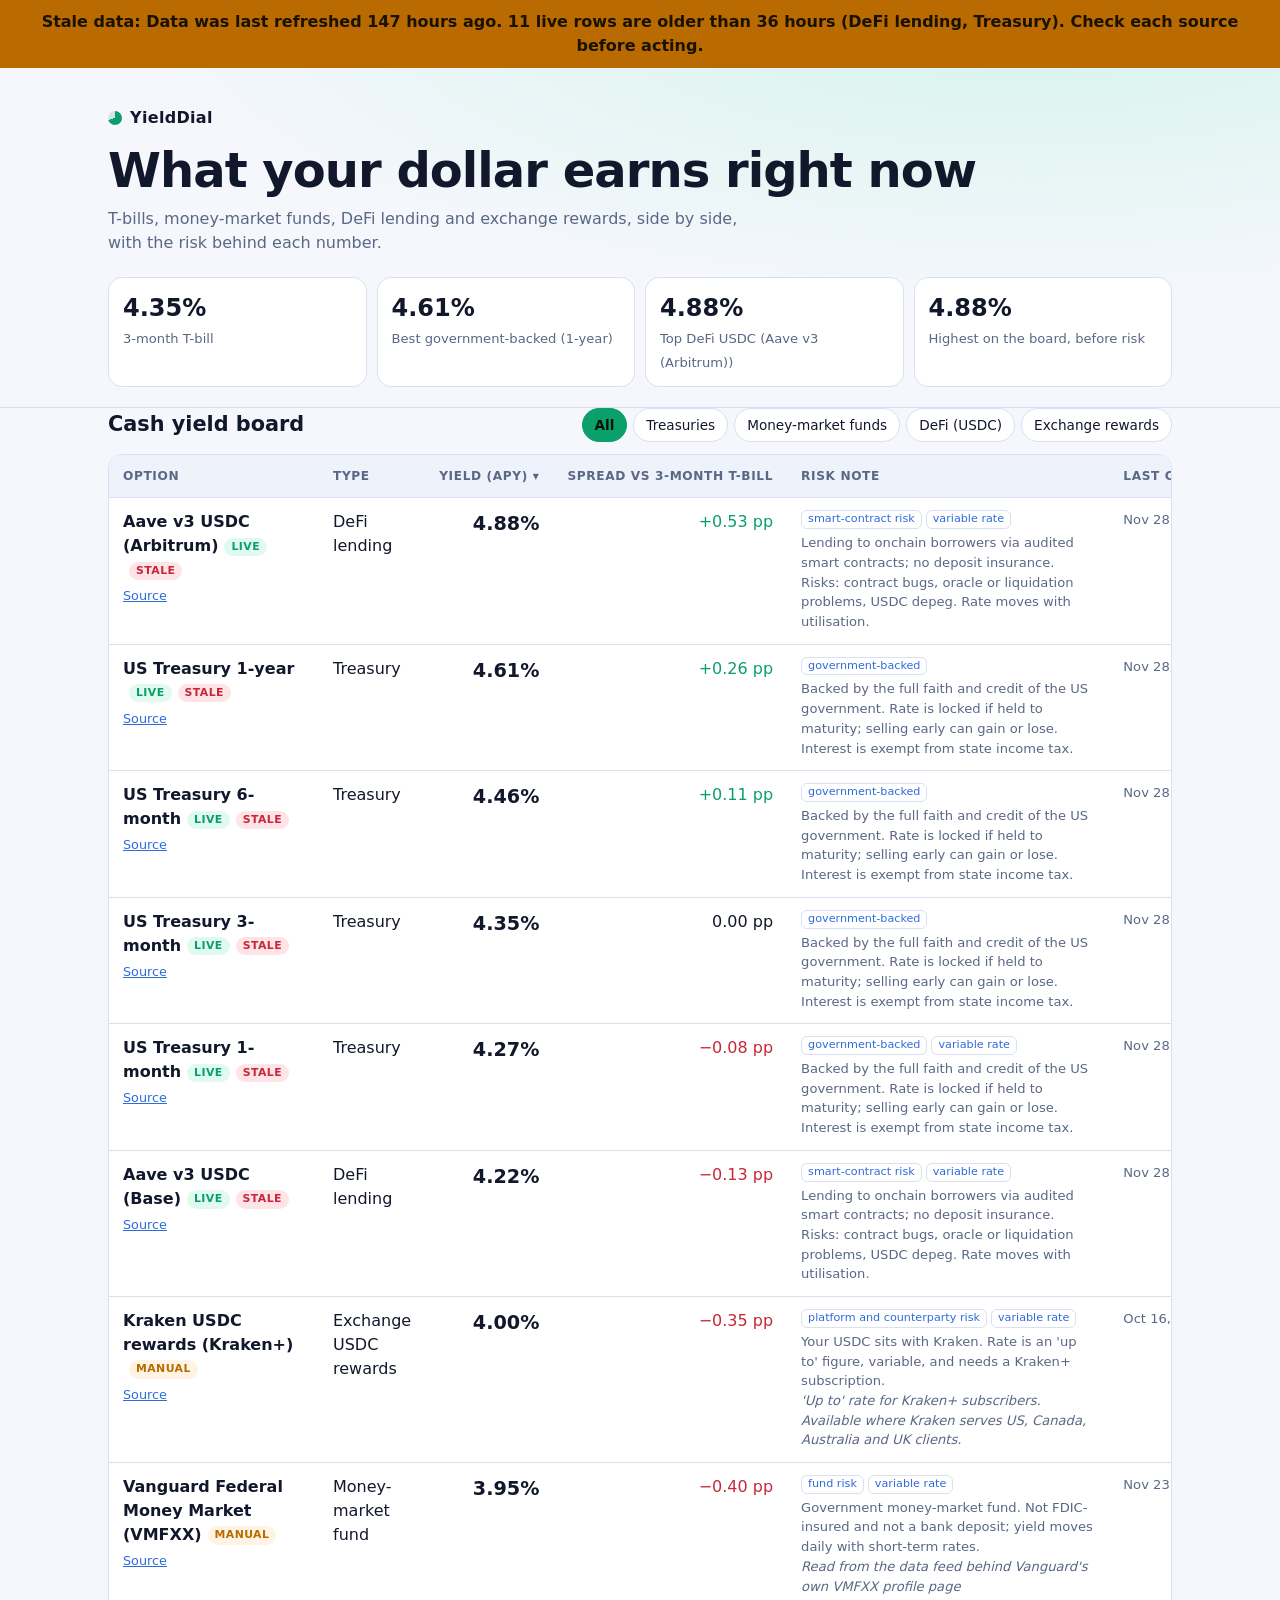
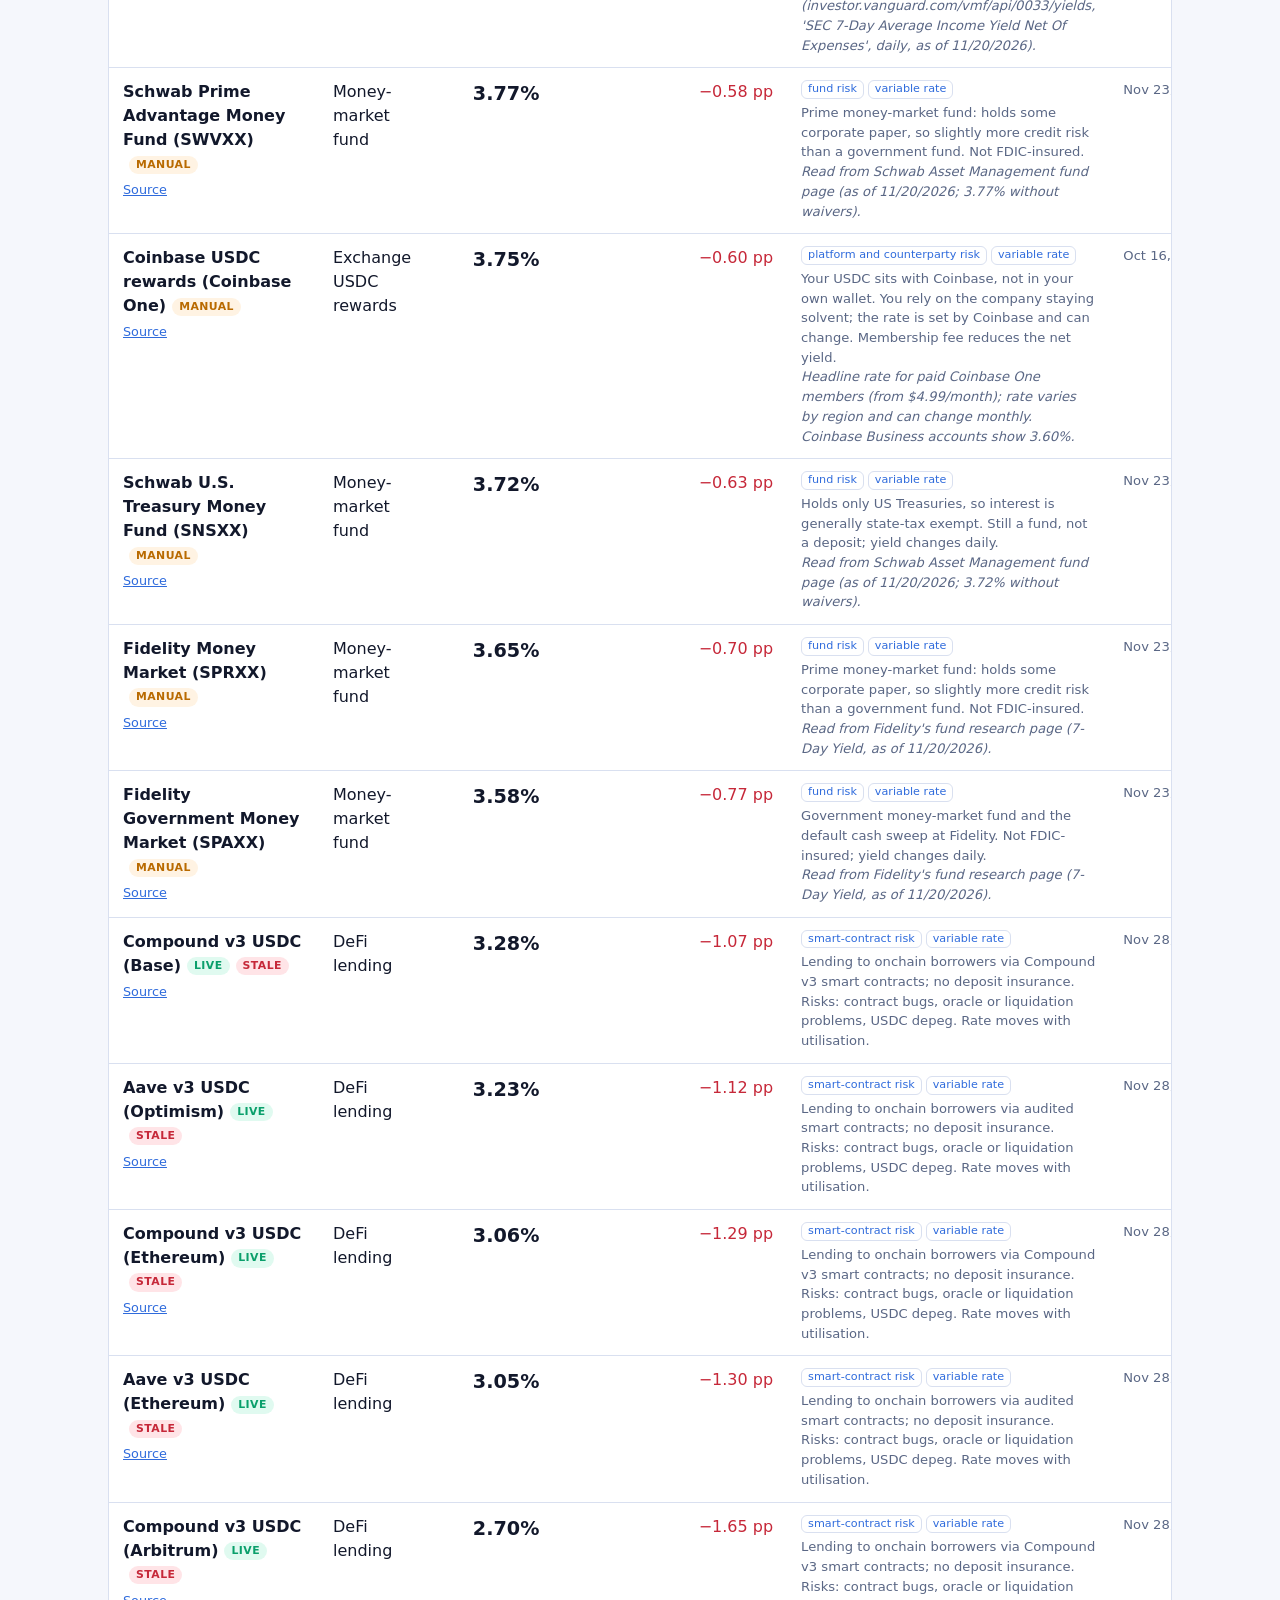
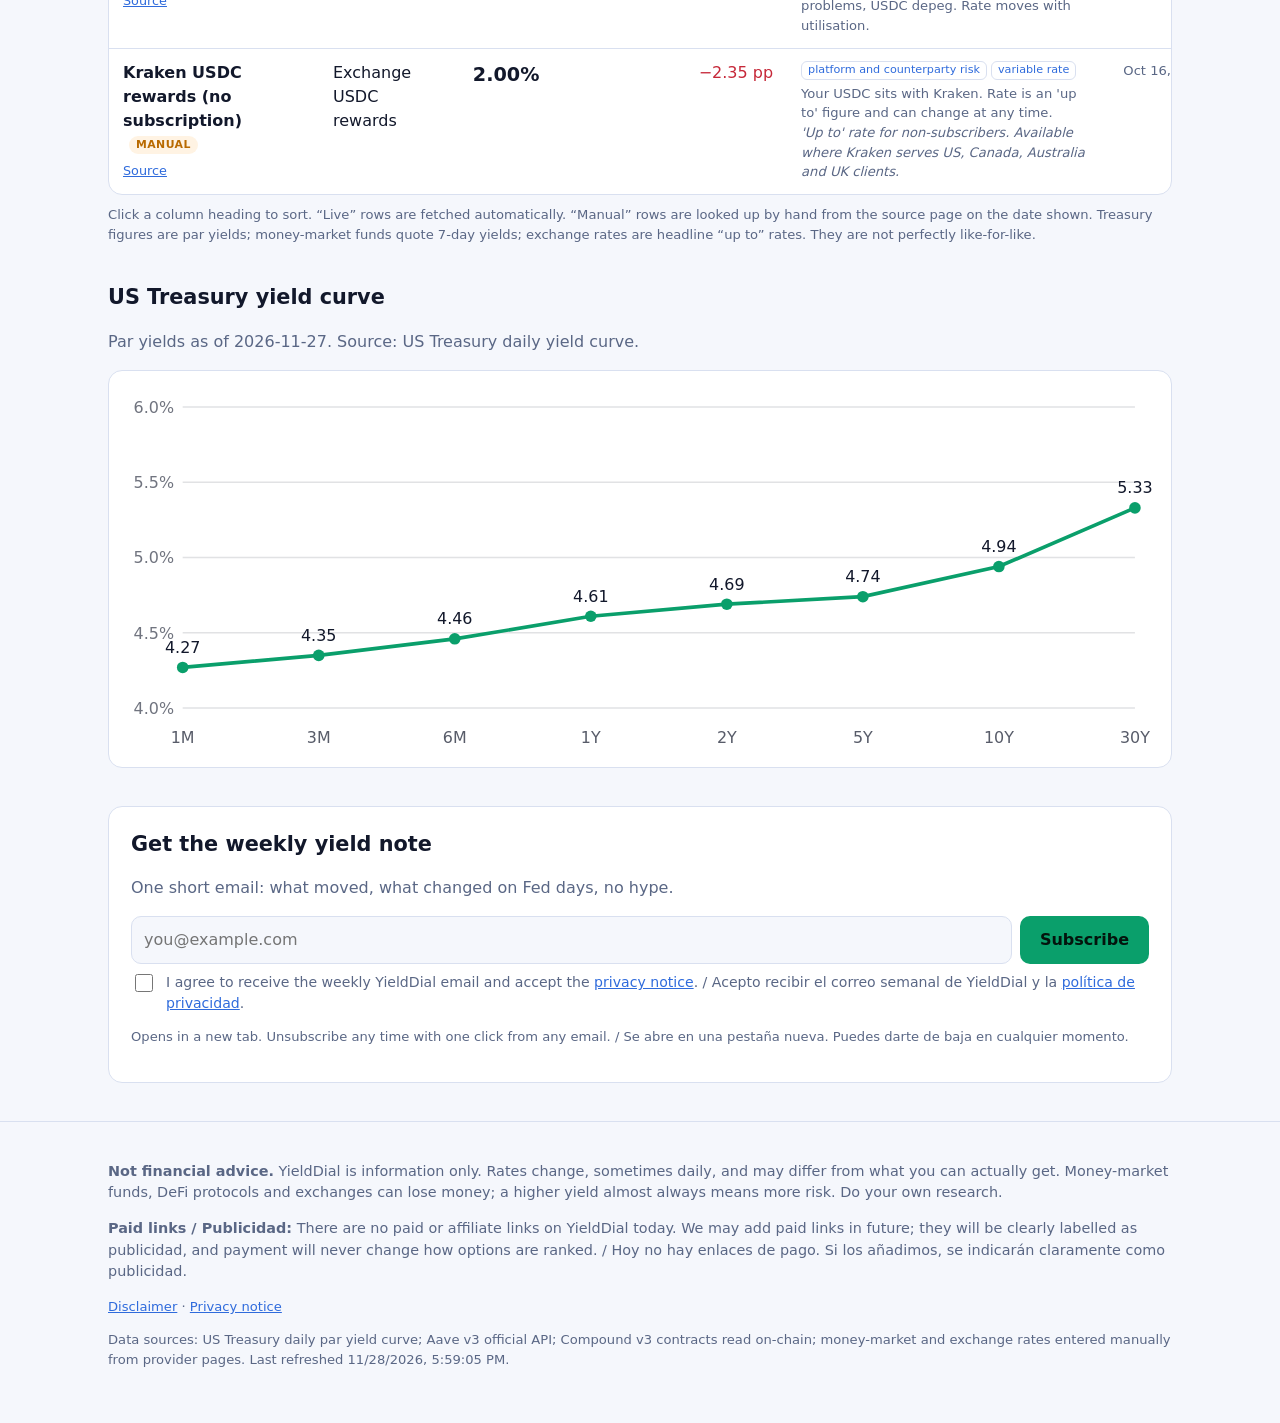
<file: index.html>
<!doctype html>
<html lang="en">
<head>
  <meta charset="utf-8">
  <meta name="viewport" content="width=device-width, initial-scale=1">
  <title>YieldDial: what your dollar earns right now</title>
  <meta name="description" content="Compare cash yields side by side: US T-bills, money-market funds, Aave and Compound USDC, and exchange USDC rewards, with the risk behind each.">
  <link rel="stylesheet" href="styles.css">
</head>
<body>
  <div id="stale-banner" class="banner" role="alert" hidden></div>

  <header class="hero">
    <div class="wrap">
      <p class="brand"><span class="dot" aria-hidden="true"></span>YieldDial</p>
      <h1>What your dollar earns right now</h1>
      <p class="sub">T-bills, money-market funds, DeFi lending and exchange rewards, side by side, with the risk behind each number.</p>
      <div class="stats" id="stats" aria-live="polite"></div>
    </div>
  </header>

  <main class="wrap">
    <section aria-labelledby="table-h">
      <div class="section-head">
        <h2 id="table-h">Cash yield board</h2>
        <div class="chips" id="filters" role="group" aria-label="Filter by type"></div>
      </div>
      <div class="table-wrap">
        <table id="rates">
          <thead>
            <tr>
              <th data-sort="name" scope="col">Option</th>
              <th data-sort="type" scope="col">Type</th>
              <th data-sort="apy" scope="col" class="num sorted" aria-sort="descending">Yield (APY)</th>
              <th data-sort="spread_vs_3m" scope="col" class="num">Spread vs 3-month T-bill</th>
              <th scope="col">Risk note</th>
              <th data-sort="last_checked" scope="col">Last checked</th>
            </tr>
          </thead>
          <tbody id="tbody"><tr><td colspan="6" class="loading">Loading rates…</td></tr></tbody>
        </table>
      </div>
      <p class="fineprint">Click a column heading to sort. “Live” rows are fetched automatically. “Manual” rows are looked up by hand from the source page on the date shown. Treasury figures are par yields; money-market funds quote 7-day yields; exchange rates are headline “up to” rates. They are not perfectly like-for-like.</p>
    </section>

    <section class="curve" aria-labelledby="curve-h">
      <h2 id="curve-h">US Treasury yield curve</h2>
      <p class="muted" id="curve-sub"></p>
      <div id="curve-chart" role="img" aria-label="Line chart of US Treasury yields by maturity"></div>
    </section>

    <section class="signup" aria-labelledby="nl-h">
      <h2 id="nl-h">Get the weekly yield note</h2>
      <p class="muted">One short email: what moved, what changed on Fed days, no hype.</p>
      <form id="nl-form" action="https://buttondown.com/api/emails/embed-subscribe/yielddial" method="post" target="_blank" rel="noopener">
        <label class="sr-only" for="nl-email">Email address</label>
        <input id="nl-email" type="email" name="email" placeholder="you@example.com" autocomplete="email" required>
        <input type="hidden" value="1" name="embed">
        <button type="submit">Subscribe</button>
        <label class="consent" for="nl-consent">
          <input id="nl-consent" type="checkbox" name="consent" value="yes" required>
          <span>I agree to receive the weekly YieldDial email and accept the <a href="privacy.html">privacy notice</a>. / Acepto recibir el correo semanal de YieldDial y la <a href="privacy.html">política de privacidad</a>.</span>
        </label>
      </form>
      <p class="muted small">Opens in a new tab. Unsubscribe any time with one click from any email. / Se abre en una pestaña nueva. Puedes darte de baja en cualquier momento.</p>
          </section>
  </main>

  <footer>
    <div class="wrap">
      <p><strong>Not financial advice.</strong> YieldDial is information only. Rates change, sometimes daily, and may differ from what you can actually get. Money-market funds, DeFi protocols and exchanges can lose money; a higher yield almost always means more risk. Do your own research.</p>
      <p><strong>Paid links / Publicidad:</strong> There are no paid or affiliate links on YieldDial today. We may add paid links in future; they will be clearly labelled as publicidad, and payment will never change how options are ranked. / Hoy no hay enlaces de pago. Si los añadimos, se indicarán claramente como publicidad.</p>
      <p class="small"><a href="disclaimer.html">Disclaimer</a> · <a href="privacy.html">Privacy notice</a></p>
      <p class="small">Data sources: US Treasury daily par yield curve; Aave v3 official API; Compound v3 contracts read on-chain; money-market and exchange rates entered manually from provider pages. <span id="gen"></span></p>
    </div>
  </footer>
  <script src="app.js"></script>
</body>
</html>
</file>
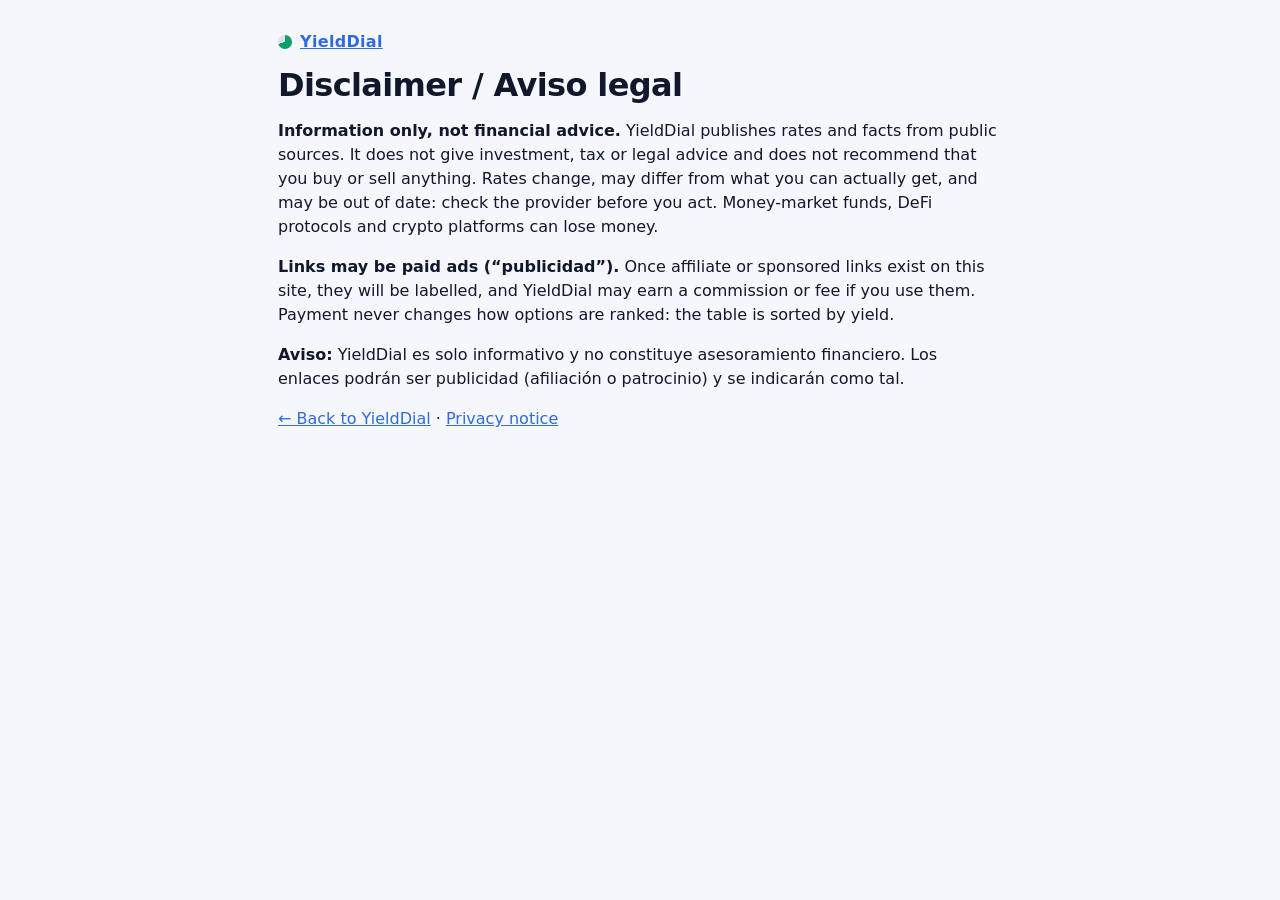
<file: disclaimer.html>
<!doctype html>
<html lang="en">
<head>
  <meta charset="utf-8">
  <meta name="viewport" content="width=device-width, initial-scale=1">
  <title>Disclaimer · YieldDial</title>
  <meta name="robots" content="noindex,follow">
  <link rel="stylesheet" href="styles.css">
</head>
<body>
  <main class="wrap doc">
    <p class="brand"><span class="dot" aria-hidden="true"></span><a href="./">YieldDial</a></p>
    <h1>Disclaimer / Aviso legal</h1>
    <p><strong>Information only, not financial advice.</strong> YieldDial publishes rates and facts from public sources. It does not give investment, tax or legal advice and does not recommend that you buy or sell anything. Rates change, may differ from what you can actually get, and may be out of date: check the provider before you act. Money-market funds, DeFi protocols and crypto platforms can lose money.</p>
    <p><strong>Links may be paid ads (“publicidad”).</strong> Once affiliate or sponsored links exist on this site, they will be labelled, and YieldDial may earn a commission or fee if you use them. Payment never changes how options are ranked: the table is sorted by yield.</p>
    <p><strong>Aviso:</strong> YieldDial es solo informativo y no constituye asesoramiento financiero. Los enlaces podrán ser publicidad (afiliación o patrocinio) y se indicarán como tal.</p>
    <p><a href="./">← Back to YieldDial</a> · <a href="privacy.html">Privacy notice</a></p>
  </main>
</body>
</html>
</file>
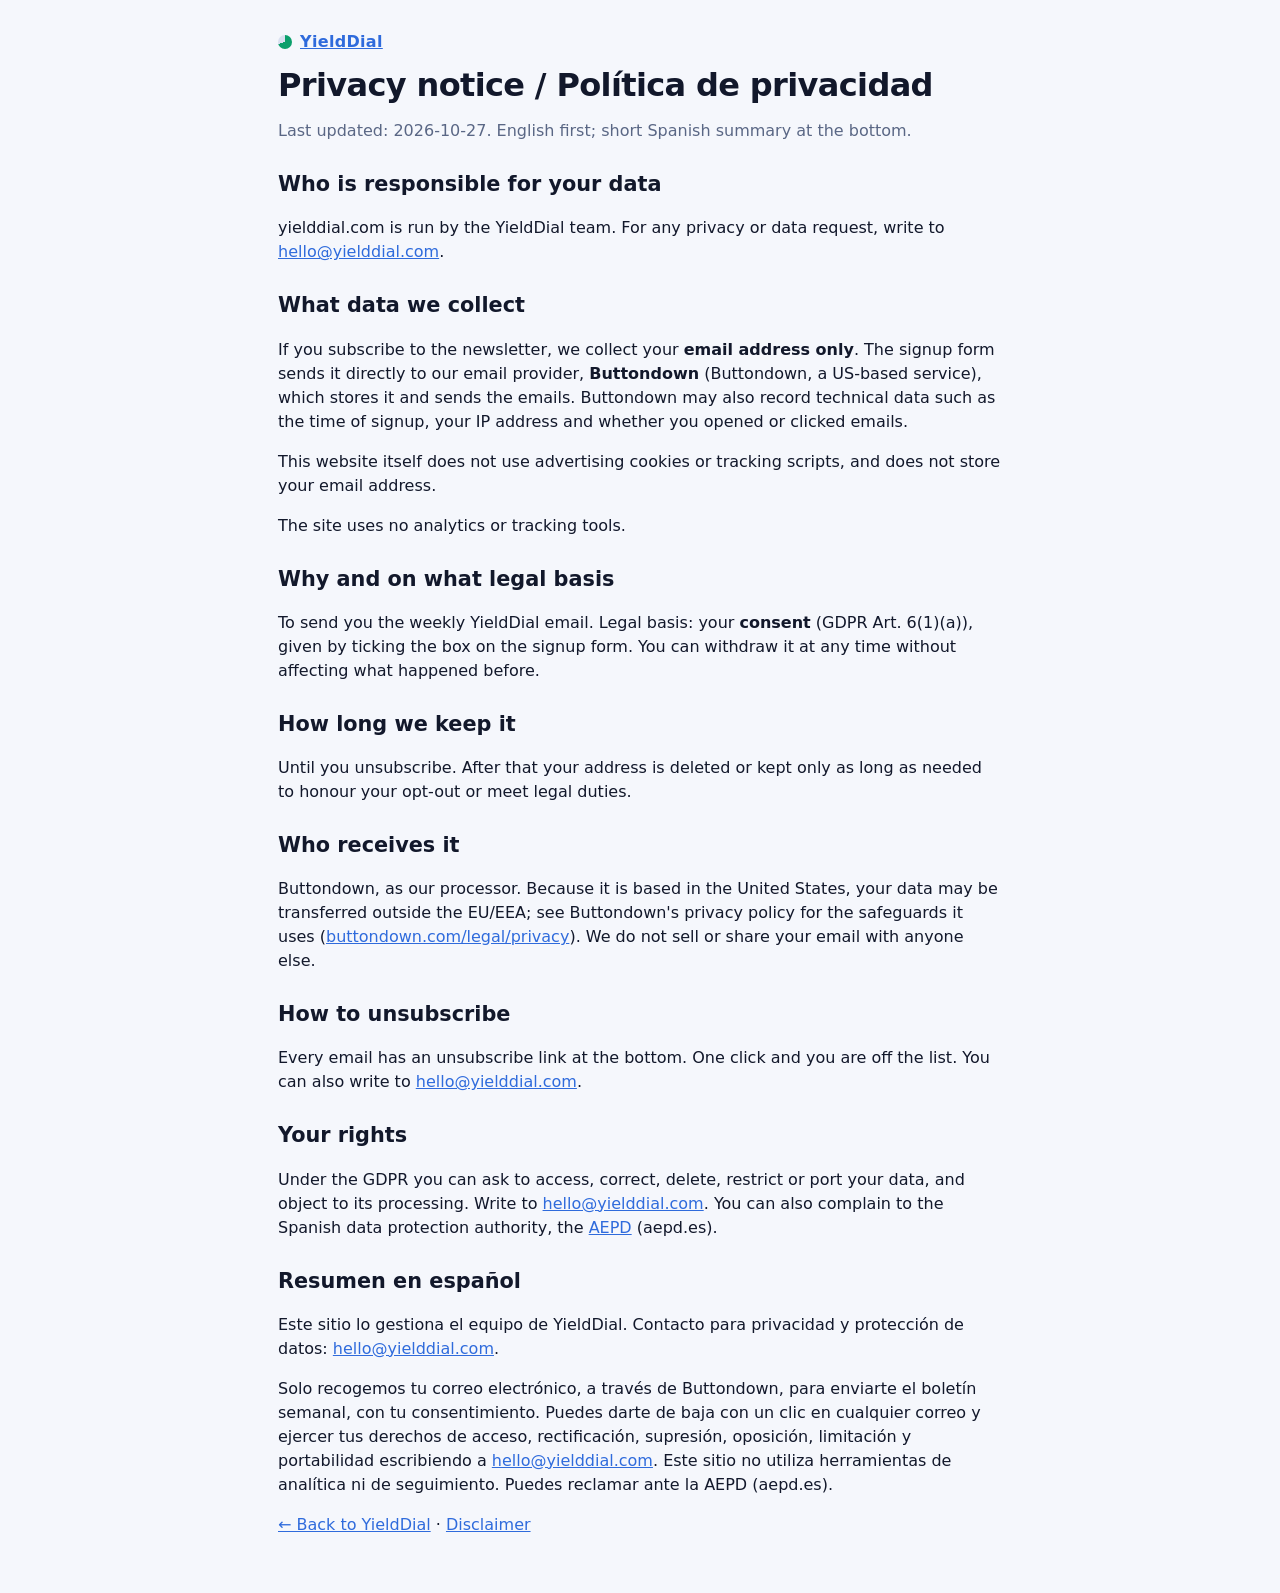
<file: privacy.html>
<!doctype html>
<html lang="en">
<head>
  <meta charset="utf-8">
  <meta name="viewport" content="width=device-width, initial-scale=1">
  <title>Privacy notice · YieldDial</title>
  <meta name="robots" content="noindex,follow">
  <link rel="stylesheet" href="styles.css">
</head>
<body>
  <main class="wrap doc">
    <p class="brand"><span class="dot" aria-hidden="true"></span><a href="./">YieldDial</a></p>
    <h1>Privacy notice / Política de privacidad</h1>
    <p class="muted">Last updated: 2026-10-27. English first; short Spanish summary at the bottom.</p>

    <h2>Who is responsible for your data</h2>
    <p>yielddial.com is run by the YieldDial team. For any privacy or data request, write to <a href="mailto:hello@yielddial.com">hello@yielddial.com</a>.</p>

    <h2>What data we collect</h2>
    <p>If you subscribe to the newsletter, we collect your <strong>email address only</strong>. The signup form sends it directly to our email provider, <strong>Buttondown</strong> (Buttondown, a US-based service), which stores it and sends the emails. Buttondown may also record technical data such as the time of signup, your IP address and whether you opened or clicked emails.</p>
    <p>This website itself does not use advertising cookies or tracking scripts, and does not store your email address.</p>
    <p>The site uses no analytics or tracking tools.</p>

    <h2>Why and on what legal basis</h2>
    <p>To send you the weekly YieldDial email. Legal basis: your <strong>consent</strong> (GDPR Art. 6(1)(a)), given by ticking the box on the signup form. You can withdraw it at any time without affecting what happened before.</p>

    <h2>How long we keep it</h2>
    <p>Until you unsubscribe. After that your address is deleted or kept only as long as needed to honour your opt-out or meet legal duties.</p>

    <h2>Who receives it</h2>
    <p>Buttondown, as our processor. Because it is based in the United States, your data may be transferred outside the EU/EEA; see Buttondown's privacy policy for the safeguards it uses (<a href="https://buttondown.com/legal/privacy" rel="noopener">buttondown.com/legal/privacy</a>). We do not sell or share your email with anyone else.</p>

    <h2>How to unsubscribe</h2>
    <p>Every email has an unsubscribe link at the bottom. One click and you are off the list. You can also write to <a href="mailto:hello@yielddial.com">hello@yielddial.com</a>.</p>

    <h2>Your rights</h2>
    <p>Under the GDPR you can ask to access, correct, delete, restrict or port your data, and object to its processing. Write to <a href="mailto:hello@yielddial.com">hello@yielddial.com</a>. You can also complain to the Spanish data protection authority, the <a href="https://www.aepd.es" rel="noopener">AEPD</a> (aepd.es).</p>

    <h2>Resumen en español</h2>
    <p>Este sitio lo gestiona el equipo de YieldDial. Contacto para privacidad y protección de datos: <a href="mailto:hello@yielddial.com">hello@yielddial.com</a>.</p>
    <p>Solo recogemos tu correo electrónico, a través de Buttondown, para enviarte el boletín semanal, con tu consentimiento. Puedes darte de baja con un clic en cualquier correo y ejercer tus derechos de acceso, rectificación, supresión, oposición, limitación y portabilidad escribiendo a <a href="mailto:hello@yielddial.com">hello@yielddial.com</a>. Este sitio no utiliza herramientas de analítica ni de seguimiento. Puedes reclamar ante la AEPD (aepd.es).</p>

    <p><a href="./">← Back to YieldDial</a> · <a href="disclaimer.html">Disclaimer</a></p>
  </main>
</body>
</html>
</file>
<file: styles.css>
:root{--bg:#0b1020;--panel:#121a30;--panel2:#18223d;--line:#26335a;--text:#e8edf9;--muted:#9aa7c7;--accent:#3ee0a0;--accent2:#6ea8ff;--warn:#ffb454;--bad:#ff6b7a;--radius:14px}
@media (prefers-color-scheme:light){:root{--bg:#f5f7fc;--panel:#fff;--panel2:#eef2fb;--line:#d9e0f0;--text:#12182b;--muted:#5a6785;--accent:#0a9f6b;--accent2:#2f6bdc;--warn:#b96a00;--bad:#c62839}}
*{box-sizing:border-box}
html{-webkit-text-size-adjust:100%}
body{margin:0;background:var(--bg);color:var(--text);font:16px/1.5 system-ui,-apple-system,"Segoe UI",Roboto,sans-serif}
.wrap{max-width:1100px;margin:0 auto;padding:0 18px}
.sr-only{position:absolute;width:1px;height:1px;overflow:hidden;clip:rect(0 0 0 0)}
.banner{background:var(--warn);color:#1a1200;padding:10px 18px;text-align:center;font-weight:600}
.hero{padding:38px 0 20px;border-bottom:1px solid var(--line);background:radial-gradient(900px 300px at 80% -20%,rgba(62,224,160,.18),transparent)}
.brand{display:flex;align-items:center;gap:8px;font-weight:800;letter-spacing:.02em;margin:0 0 14px}
.dot{width:14px;height:14px;border-radius:50%;background:conic-gradient(var(--accent) 0 70%,var(--line) 0)}
h1{font-size:clamp(1.9rem,5vw,3rem);line-height:1.1;margin:0 0 10px;letter-spacing:-.02em}
h2{font-size:1.3rem;margin:0}
.sub{color:var(--muted);max-width:640px;margin:0 0 22px}
.stats{display:grid;grid-template-columns:repeat(auto-fit,minmax(150px,1fr));gap:10px}
.stat{background:var(--panel);border:1px solid var(--line);border-radius:var(--radius);padding:12px 14px}
.stat b{display:block;font-size:1.5rem;font-variant-numeric:tabular-nums}
.stat span{color:var(--muted);font-size:.82rem}
main{padding-top:26px}
section{margin-bottom:38px}
.section-head{display:flex;flex-wrap:wrap;gap:12px;align-items:center;justify-content:space-between;margin-bottom:12px}
.chips{display:flex;flex-wrap:wrap;gap:6px}
.chip{border:1px solid var(--line);background:var(--panel);color:var(--text);padding:6px 12px;border-radius:99px;font:inherit;font-size:.85rem;cursor:pointer}
.chip[aria-pressed=true]{background:var(--accent);color:#04140d;border-color:var(--accent);font-weight:700}
.table-wrap{background:var(--panel);border:1px solid var(--line);border-radius:var(--radius);overflow:hidden}
table{width:100%;border-collapse:collapse}
th,td{padding:12px 14px;text-align:left;vertical-align:top;border-bottom:1px solid var(--line)}
th{font-size:.76rem;text-transform:uppercase;letter-spacing:.05em;color:var(--muted);background:var(--panel2);user-select:none;white-space:nowrap}
th[data-sort]{cursor:pointer}
th.sorted::after{content:" ▾"}th.sorted.asc::after{content:" ▴"}
tr:last-child td{border-bottom:0}
.num{text-align:right;font-variant-numeric:tabular-nums;white-space:nowrap}
td.apy{font-size:1.2rem;font-weight:800}
.name{font-weight:650}
.badge{display:inline-block;font-size:.68rem;font-weight:700;padding:1px 7px;border-radius:99px;margin-left:6px;vertical-align:middle;text-transform:uppercase;letter-spacing:.04em}
.badge.live{background:rgba(62,224,160,.16);color:var(--accent)}
.badge.manual{background:rgba(255,180,84,.16);color:var(--warn)}
.badge.stale{background:rgba(255,107,122,.18);color:var(--bad)}
.pos{color:var(--accent)}.neg{color:var(--bad)}
.tags{display:flex;flex-wrap:wrap;gap:4px;margin-bottom:4px}
.tag{font-size:.7rem;border:1px solid var(--line);border-radius:6px;padding:0 6px;color:var(--accent2)}
.risk{font-size:.82rem;color:var(--muted);max-width:380px}
td.rsk{min-width:300px}
.links{font-size:.8rem;margin-top:4px}
a{color:var(--accent2)}
.sm{font-size:.82rem;color:var(--muted);white-space:nowrap}
.fineprint,.muted{color:var(--muted)}
.fineprint{font-size:.82rem;margin-top:10px}
.small{font-size:.82rem}
.loading{text-align:center;color:var(--muted);padding:30px}
#curve-chart{background:var(--panel);border:1px solid var(--line);border-radius:var(--radius);padding:10px}
#curve-chart svg{width:100%;height:auto;display:block}
.signup{background:var(--panel);border:1px solid var(--line);border-radius:var(--radius);padding:22px}
.signup form{display:flex;gap:8px;flex-wrap:wrap;margin:12px 0 6px}
.signup input{flex:1 1 220px;padding:11px 12px;border-radius:10px;border:1px solid var(--line);background:var(--bg);color:var(--text);font:inherit}
.signup button{padding:11px 20px;border:0;border-radius:10px;background:var(--accent);color:#04140d;font:inherit;font-weight:700;cursor:pointer}
 .signup .consent{flex:1 1 100%;display:flex;gap:10px;align-items:flex-start;font-size:.88rem;color:var(--muted);cursor:pointer}
.signup .consent input{flex:0 0 auto;width:18px;height:18px;margin-top:2px;padding:0;accent-color:var(--accent)}
.signup .consent a,footer a{color:var(--accent2)}
.doc{max-width:760px;padding-top:30px;padding-bottom:40px}
.doc h1{font-size:2rem}.doc h2{margin:26px 0 6px}.doc a{color:var(--accent2)}
footer{border-top:1px solid var(--line);padding:24px 0 40px;color:var(--muted);font-size:.9rem}
@media (max-width:760px){
  thead{display:none}
  table,tbody,tr,td{display:block;width:100%}
  tr{padding:12px 14px;border-bottom:1px solid var(--line);display:grid;grid-template-columns:1fr auto;gap:2px 10px}
  td{padding:0;border:0}
  td.opt{grid-column:1/2;grid-row:1}
  td.apy{grid-column:2/3;grid-row:1;text-align:right}
  td.typ{grid-column:1/3;color:var(--muted);font-size:.85rem}
  td.spr{grid-column:1/3;font-size:.85rem}
  td.rsk{grid-column:1/3;margin-top:6px}
  td.chk{grid-column:1/3;margin-top:4px}
  td::before{content:attr(data-label);color:var(--muted);font-size:.72rem;text-transform:uppercase;letter-spacing:.04em;margin-right:6px}
  td.opt::before,td.apy::before,td.typ::before,td.rsk::before{content:""}
  .num{text-align:left}td.apy{text-align:right}
  .risk{max-width:none}
}
td.opt{min-width:210px}
</file>
